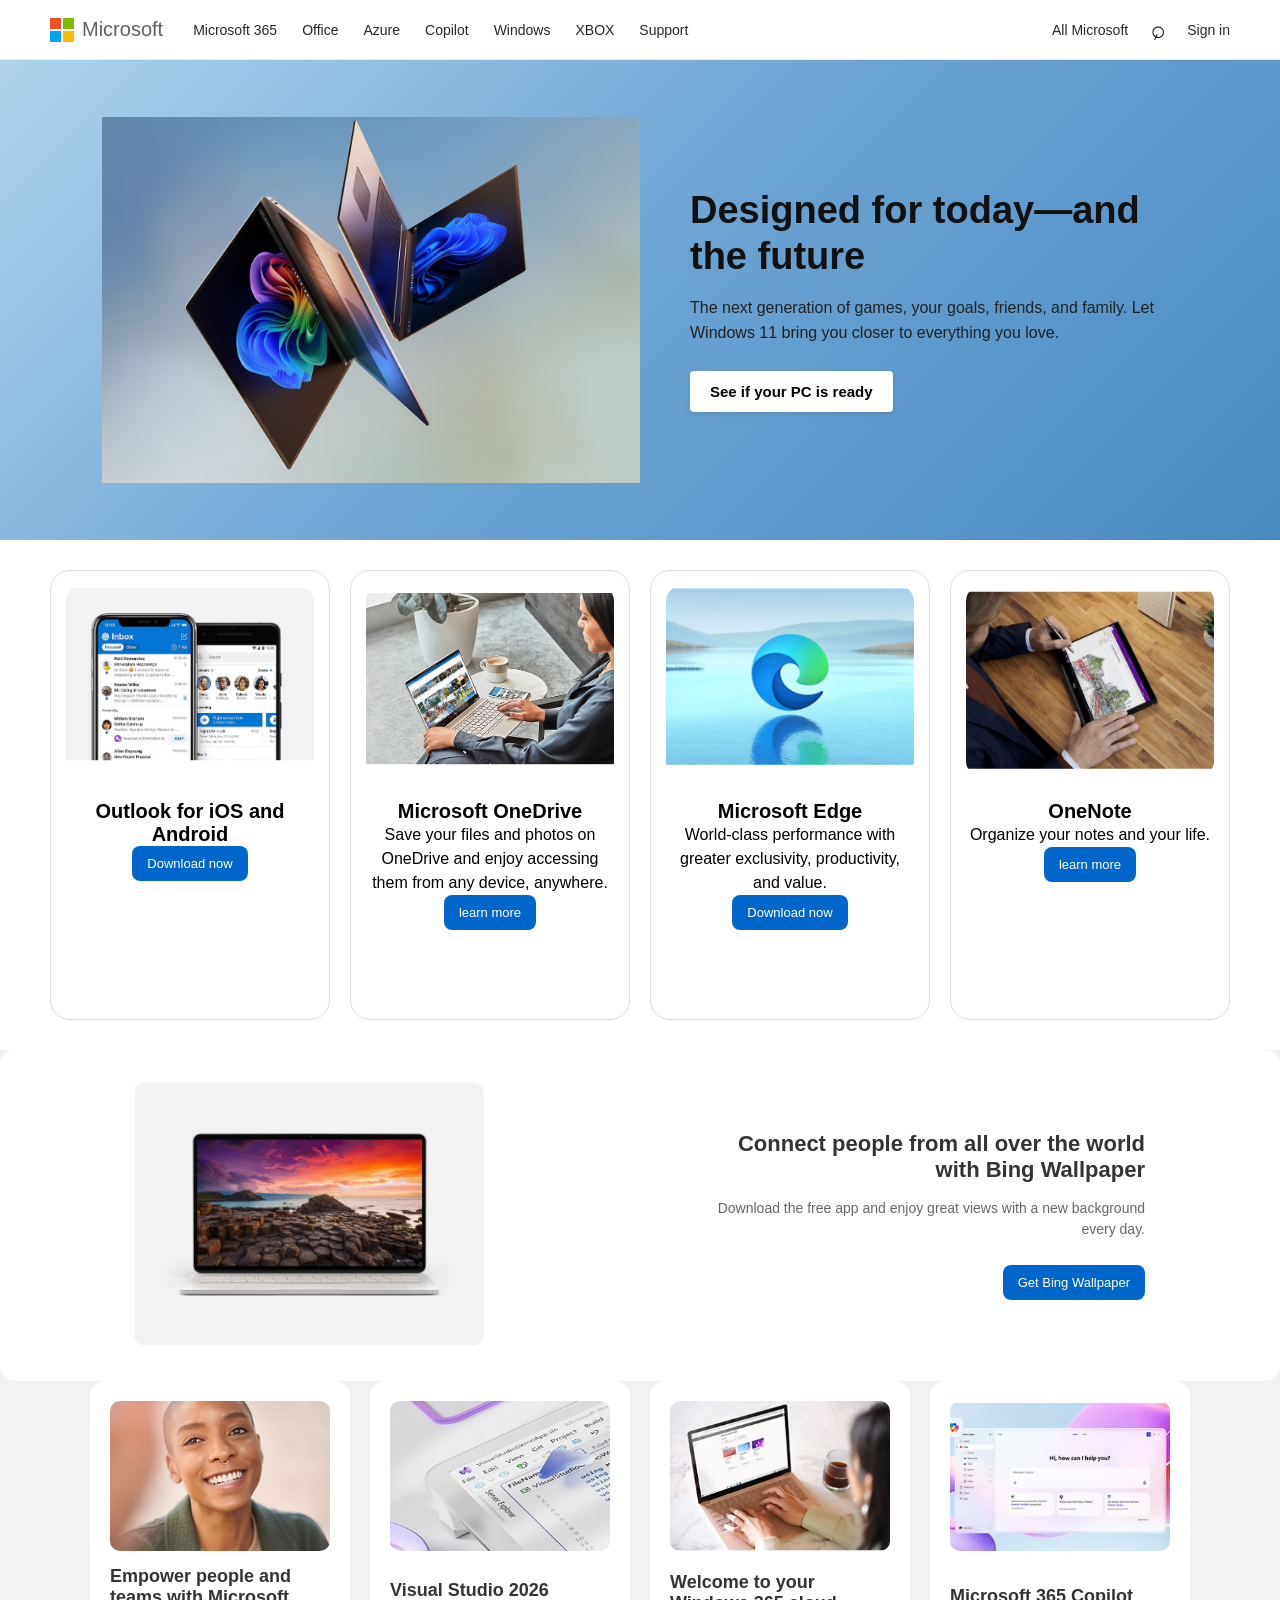
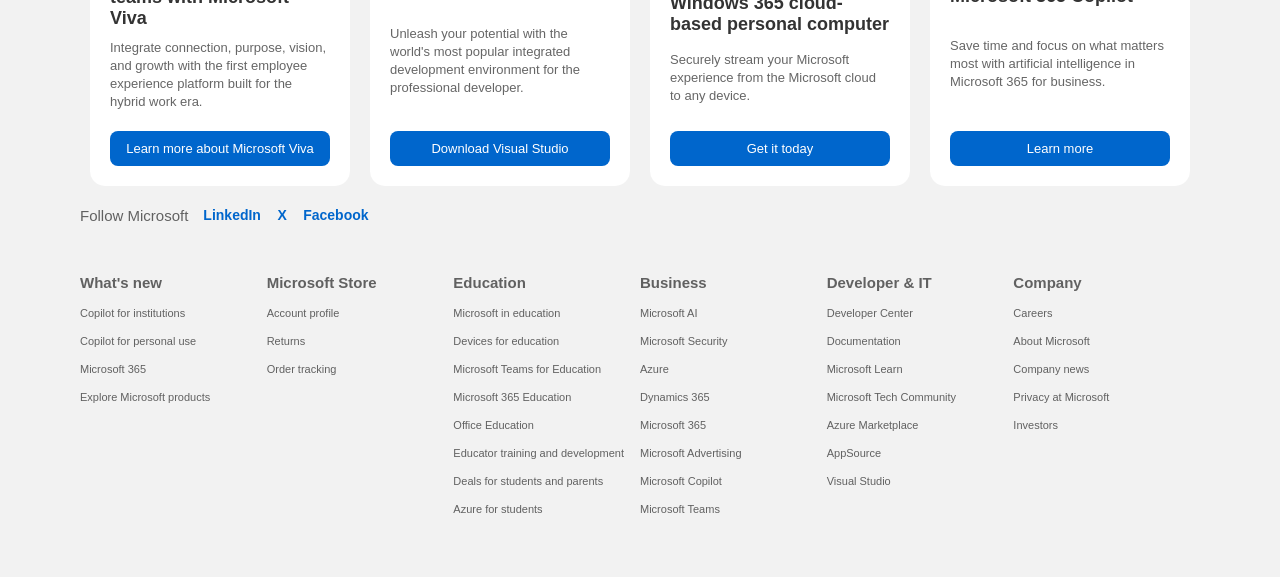
<file: index.html>
<!DOCTYPE html>
<html lang="en">
<head>
    <meta charset="UTF-8">
    <meta name="viewport" content="width=device-width, initial-scale=1.0">
    <title>basic</title>
    <link rel="stylesheet"href="style.css">
</head>
<body>
 <header class="navbar">
    <div class="microsoft-logo">
        <span class="square red"></span>
        <span class="square green"></span>
        <span class="square blue"></span>
        <span class="square yellow"></span>
    </div>

    <span class="microsoft-text">Microsoft</span>

    <nav>
        <a href="#">Microsoft 365</a>
        <a href="#">Office</a>
        <a href="#">Azure</a>
        <a href="#">Copilot</a>
        <a href="#">Windows</a>
        <a href="#">XBOX</a>
        <a href="#">Support</a>
    </nav>

    <div class="right">
        <a href="#">All Microsoft</a>
        <span class="search">⌕</span>
        <a href="#">Sign in</a>
    </div>
</header>
<div>
    <div class="hero-img">
        <img src="section-0.png" alt="Windows 11 Laptops">
    </div>
    <div class="hero-text">
        <h1>Designed for today—and the future</h1>
        <p>The next generation of games, your goals, friends, and family. Let Windows 11 bring you closer to everything you love.</p>
        <a href="#">See if your PC is ready</a>
    </div>
</div>
<div>
  <section>
    <img src="outlook.png" alt="Outlook for iOS and Android">
    <h2>Outlook for iOS and Android</h2>
    <p></p>
      <button class="btn">Download now</button> 
  </section>

  <section>
    <img src="onedrive.png" alt="Microsoft OneDrive">
    <h2>Microsoft OneDrive</h2>
    <p>Save your files and photos on OneDrive and enjoy accessing them from any device, anywhere.</p>
    <button class="btn">learn more</button>
  </section>

  <section>
    <img src="edge.png" alt="Microsoft Edge">
    <h2>Microsoft Edge</h2>
    <p>World-class performance with greater exclusivity, productivity, and value.</p>
  <button class="btn">Download now</button> 
  </section>

  <section>
    <img src="onenote.png" alt="OneNote">
    <h2>OneNote</h2>
    <p>Organize your notes and your life.</p>
    <button class="btn">learn more</button>
  </section>
</div>
<div class="container">
        
        <div class="image-box">
            <img src="laptop.png" alt="Laptop display">
        </div>
        <div class="content-box">
            <h1>Connect people from all over the world with Bing Wallpaper</h1>
            <p>Download the free app and enjoy great views with a new background every day.</p>
            <button class="btn">Get Bing Wallpaper</button>
        </div>

    </div>
</div>
<div class="cards-container">
        
        <div class="card">
            <img src="img1.png" alt="Viva">
            <h3>Empower people and teams with Microsoft Viva</h3>
            <p>Integrate connection, purpose, vision, and growth with the first employee experience platform built for the hybrid work era.</p>
            <button class="btn">Learn more about Microsoft Viva</button>
        </div>

        <div class="card">
            <img src="img2.png" alt="Visual Studio">
            <h3>Visual Studio 2026</h3>
            <p>Unleash your potential with the world's most popular integrated development environment for the professional developer.</p>
            <button class="btn">Download Visual Studio</button>
        </div>

        <div class="card">
            <img src="img3.png" alt="Windows 365">
            <h3>Welcome to your Windows 365 cloud-based personal computer</h3>
            <p>Securely stream your Microsoft experience from the Microsoft cloud to any device.</p>
            <button class="btn">Get it today</button>
        </div>

        <div class="card">
            <img src="img4.png" alt="Copilot">
            <h3>Microsoft 365 Copilot</h3>
            <p>Save time and focus on what matters most with artificial intelligence in Microsoft 365 for business.</p>
            <button class="btn">Learn more</button>
        </div>

    </div>
    <div class="social-section">
        <p>Follow Microsoft</p>
        <div class="social-icons">
            <a href="#">LinkedIn</a>
            <a href="#">X</a>
            <a href="#">Facebook</a>
        </div>
    </div>

    <footer class="footer">
        <div class="footer-column">
            <h4>What's new</h4>
            <ul>
                <li><a href="#">Copilot for institutions</a></li>
                <li><a href="#">Copilot for personal use</a></li>
                <li><a href="#">Microsoft 365</a></li>
                <li><a href="#">Explore Microsoft products</a></li>
            </ul>
        </div>

        <div class="footer-column">
            <h4>Microsoft Store</h4>
            <ul>
                <li><a href="#">Account profile</a></li>
                <li><a href="#">Returns</a></li>
                <li><a href="#">Order tracking</a></li>
            </ul>
        </div>

        <div class="footer-column">
            <h4>Education</h4>
            <ul>
                <li><a href="#">Microsoft in education</a></li>
                <li><a href="#">Devices for education</a></li>
                <li><a href="#">Microsoft Teams for Education</a></li>
                <li><a href="#">Microsoft 365 Education</a></li>
                <li><a href="#">Office Education</a></li>
                <li><a href="#">Educator training and development</a></li>
                <li><a href="#">Deals for students and parents</a></li>
                <li><a href="#">Azure for students</a></li>
            </ul>
        </div>

        <div class="footer-column">
            <h4>Business</h4>
            <ul>
                <li><a href="#">Microsoft AI</a></li>
                <li><a href="#">Microsoft Security</a></li>
                <li><a href="#">Azure</a></li>
                <li><a href="#">Dynamics 365</a></li>
                <li><a href="#">Microsoft 365</a></li>
                <li><a href="#">Microsoft Advertising</a></li>
                <li><a href="#">Microsoft Copilot</a></li>
                <li><a href="#">Microsoft Teams</a></li>
            </ul>
        </div>

        <div class="footer-column">
            <h4>Developer & IT</h4>
            <ul>
                <li><a href="#">Developer Center</a></li>
                <li><a href="#">Documentation</a></li>
                <li><a href="#">Microsoft Learn</a></li>
                <li><a href="#">Microsoft Tech Community</a></li>
                <li><a href="#">Azure Marketplace</a></li>
                <li><a href="#">AppSource</a></li>
                <li><a href="#">Visual Studio</a></li>
            </ul>
        </div>

        <div class="footer-column">
            <h4>Company</h4>
            <ul>
                <li><a href="#">Careers</a></li>
                <li><a href="#">About Microsoft</a></li>
                <li><a href="#">Company news</a></li>
                <li><a href="#">Privacy at Microsoft</a></li>
                <li><a href="#">Investors</a></li>
            </ul>
        </div>
    </footer>
</body>
</html>
</file>
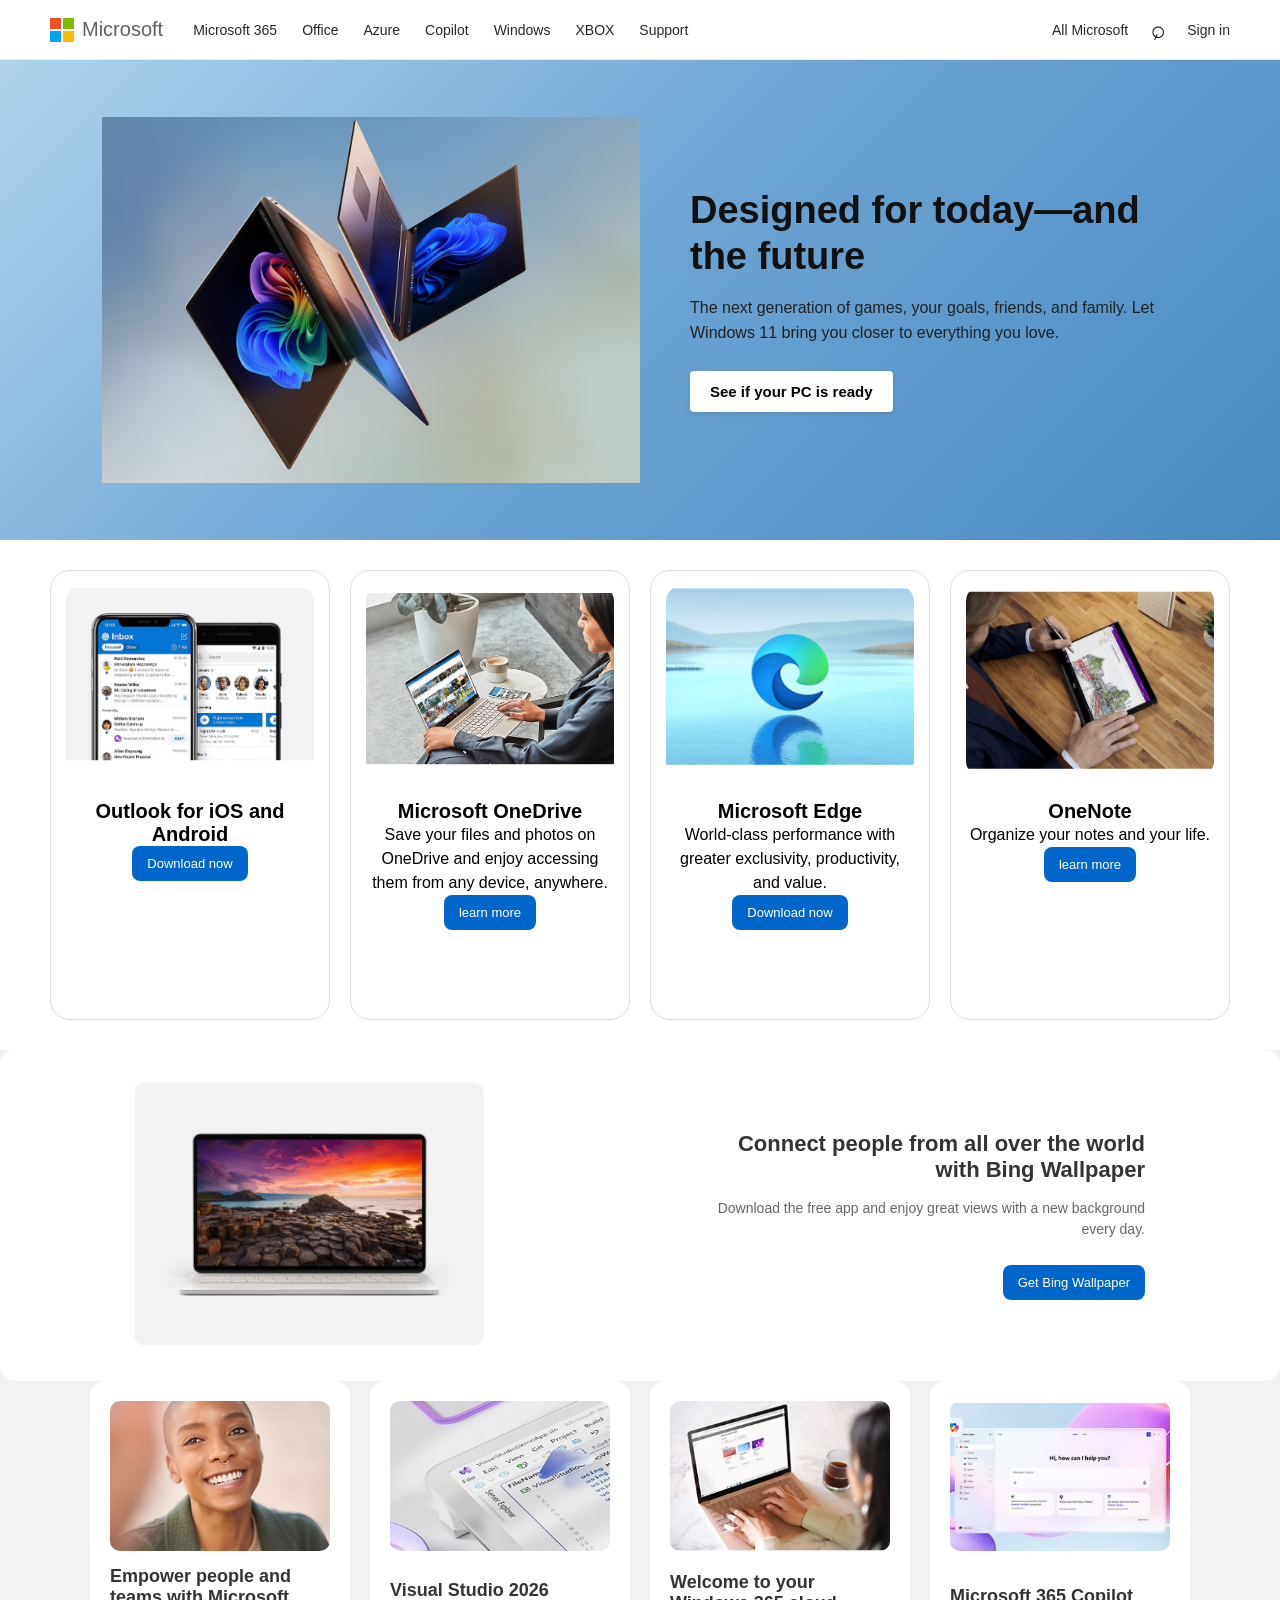
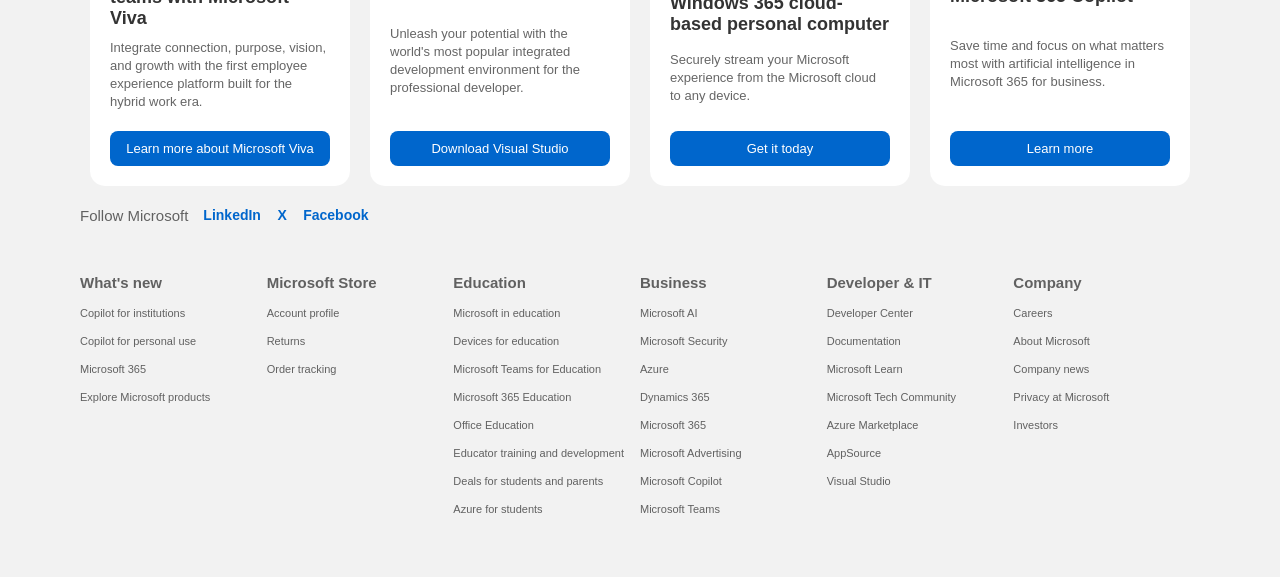
<file: basic.html>
<!DOCTYPE html>
<html lang="en">
<head>
    <meta charset="UTF-8">
    <meta name="viewport" content="width=device-width, initial-scale=1.0">
    <title>basic</title>
    <link rel="stylesheet"href="style.css">
</head>
<body>
 <header class="navbar">
    <div class="microsoft-logo">
        <span class="square red"></span>
        <span class="square green"></span>
        <span class="square blue"></span>
        <span class="square yellow"></span>
    </div>

    <span class="microsoft-text">Microsoft</span>

    <nav>
        <a href="#">Microsoft 365</a>
        <a href="#">Office</a>
        <a href="#">Azure</a>
        <a href="#">Copilot</a>
        <a href="#">Windows</a>
        <a href="#">XBOX</a>
        <a href="#">Support</a>
    </nav>

    <div class="right">
        <a href="#">All Microsoft</a>
        <span class="search">⌕</span>
        <a href="#">Sign in</a>
    </div>
</header>
<div>
    <div class="hero-img">
        <img src="section-0.png" alt="Windows 11 Laptops">
    </div>
    <div class="hero-text">
        <h1>Designed for today—and the future</h1>
        <p>The next generation of games, your goals, friends, and family. Let Windows 11 bring you closer to everything you love.</p>
        <a href="#">See if your PC is ready</a>
    </div>
</div>
<div>
  <section>
    <img src="outlook.png" alt="Outlook for iOS and Android">
    <h2>Outlook for iOS and Android</h2>
    <p></p>
      <button class="btn">Download now</button> 
  </section>

  <section>
    <img src="onedrive.png" alt="Microsoft OneDrive">
    <h2>Microsoft OneDrive</h2>
    <p>Save your files and photos on OneDrive and enjoy accessing them from any device, anywhere.</p>
    <button class="btn">learn more</button>
  </section>

  <section>
    <img src="edge.png" alt="Microsoft Edge">
    <h2>Microsoft Edge</h2>
    <p>World-class performance with greater exclusivity, productivity, and value.</p>
  <button class="btn">Download now</button> 
  </section>

  <section>
    <img src="onenote.png" alt="OneNote">
    <h2>OneNote</h2>
    <p>Organize your notes and your life.</p>
    <button class="btn">learn more</button>
  </section>
</div>
<div class="container">
        
        <div class="image-box">
            <img src="laptop.png" alt="Laptop display">
        </div>
        <div class="content-box">
            <h1>Connect people from all over the world with Bing Wallpaper</h1>
            <p>Download the free app and enjoy great views with a new background every day.</p>
            <button class="btn">Get Bing Wallpaper</button>
        </div>

    </div>
</div>
<div class="cards-container">
        
        <div class="card">
            <img src="img1.png" alt="Viva">
            <h3>Empower people and teams with Microsoft Viva</h3>
            <p>Integrate connection, purpose, vision, and growth with the first employee experience platform built for the hybrid work era.</p>
            <button class="btn">Learn more about Microsoft Viva</button>
        </div>

        <div class="card">
            <img src="img2.png" alt="Visual Studio">
            <h3>Visual Studio 2026</h3>
            <p>Unleash your potential with the world's most popular integrated development environment for the professional developer.</p>
            <button class="btn">Download Visual Studio</button>
        </div>

        <div class="card">
            <img src="img3.png" alt="Windows 365">
            <h3>Welcome to your Windows 365 cloud-based personal computer</h3>
            <p>Securely stream your Microsoft experience from the Microsoft cloud to any device.</p>
            <button class="btn">Get it today</button>
        </div>

        <div class="card">
            <img src="img4.png" alt="Copilot">
            <h3>Microsoft 365 Copilot</h3>
            <p>Save time and focus on what matters most with artificial intelligence in Microsoft 365 for business.</p>
            <button class="btn">Learn more</button>
        </div>

    </div>
    <div class="social-section">
        <p>Follow Microsoft</p>
        <div class="social-icons">
            <a href="#">LinkedIn</a>
            <a href="#">X</a>
            <a href="#">Facebook</a>
        </div>
    </div>

    <footer class="footer">
        <div class="footer-column">
            <h4>What's new</h4>
            <ul>
                <li><a href="#">Copilot for institutions</a></li>
                <li><a href="#">Copilot for personal use</a></li>
                <li><a href="#">Microsoft 365</a></li>
                <li><a href="#">Explore Microsoft products</a></li>
            </ul>
        </div>

        <div class="footer-column">
            <h4>Microsoft Store</h4>
            <ul>
                <li><a href="#">Account profile</a></li>
                <li><a href="#">Returns</a></li>
                <li><a href="#">Order tracking</a></li>
            </ul>
        </div>

        <div class="footer-column">
            <h4>Education</h4>
            <ul>
                <li><a href="#">Microsoft in education</a></li>
                <li><a href="#">Devices for education</a></li>
                <li><a href="#">Microsoft Teams for Education</a></li>
                <li><a href="#">Microsoft 365 Education</a></li>
                <li><a href="#">Office Education</a></li>
                <li><a href="#">Educator training and development</a></li>
                <li><a href="#">Deals for students and parents</a></li>
                <li><a href="#">Azure for students</a></li>
            </ul>
        </div>

        <div class="footer-column">
            <h4>Business</h4>
            <ul>
                <li><a href="#">Microsoft AI</a></li>
                <li><a href="#">Microsoft Security</a></li>
                <li><a href="#">Azure</a></li>
                <li><a href="#">Dynamics 365</a></li>
                <li><a href="#">Microsoft 365</a></li>
                <li><a href="#">Microsoft Advertising</a></li>
                <li><a href="#">Microsoft Copilot</a></li>
                <li><a href="#">Microsoft Teams</a></li>
            </ul>
        </div>

        <div class="footer-column">
            <h4>Developer & IT</h4>
            <ul>
                <li><a href="#">Developer Center</a></li>
                <li><a href="#">Documentation</a></li>
                <li><a href="#">Microsoft Learn</a></li>
                <li><a href="#">Microsoft Tech Community</a></li>
                <li><a href="#">Azure Marketplace</a></li>
                <li><a href="#">AppSource</a></li>
                <li><a href="#">Visual Studio</a></li>
            </ul>
        </div>

        <div class="footer-column">
            <h4>Company</h4>
            <ul>
                <li><a href="#">Careers</a></li>
                <li><a href="#">About Microsoft</a></li>
                <li><a href="#">Company news</a></li>
                <li><a href="#">Privacy at Microsoft</a></li>
                <li><a href="#">Investors</a></li>
            </ul>
        </div>
    </footer>
</body>
</html>
</file>
<file: style.css>
* {
    margin: 0;
    padding: 0;
    box-sizing: border-box;
}

.navbar {
    height: 60px;
    width: 100%;
    display: flex;
    align-items: center;
    padding: 0 50px;
    background-color: white;
    font-family: Arial, sans-serif;
    border-bottom: 1px solid #eee;
}
.microsoft-logo {
    width: 24px;
    height: 24px;
    display: grid;
    grid-template-columns: 1fr 1fr;
    gap: 2px;
}

.square {
    width: 11px;
    height: 11px;
}

.red {
    background-color: #f25022;
}

.green {
    background-color: #7fba00;
}

.blue {
    background-color: #00a4ef;
}

.yellow {
    background-color: #ffb900;
}

.microsoft-text {
    font-size: 20px;
    color: #5f5f5f;
    margin-left: 8px;
    margin-right: 30px;
}

nav {
    display: flex;
    align-items: center;
    gap: 25px;
}

nav a,
.right a {
    text-decoration: none;
    color: #262626;
    font-size: 14px;
    white-space: nowrap;
}

nav a:hover,
.right-menu a:hover {
    text-decoration: underline;
}

.right {
    margin-left: auto;
    display: flex;
    align-items: center;
    gap: 22px;
}

.search {
    font-size: 25px;
    cursor: pointer;
    transform: rotate(-20deg);
}
body {
    background-color: white;
    margin: 0;
    direction: ltr;
    font-family: 'Segoe UI', Tahoma, Geneva, Verdana, sans-serif;
}

body > div:first-of-type {
    background: linear-gradient(135deg, #aed2ed 0%, #6ba3d2 50%, #4a8ac2 100%);
    width: 100%;
    min-height: 480px;
    padding: 40px 8%;
    margin-top: 0;
    box-sizing: border-box;
    display: flex;
    align-items: center;
    justify-content: space-between;
}

body > div:first-of-type .hero-text {
    flex: 1;
    max-width: 50%;
    padding-left: 50px;
}

body > div:first-of-type h1 {
    color: #111;
    font-size: 38px;
    font-weight: bold;
    margin-top: 0;
    margin-bottom: 15px;
    line-height: 1.2;
}

body > div:first-of-type p {
    color: #222;
    font-size: 16px;
    line-height: 1.6;
    margin-bottom: 25px;
}

body > div:first-of-type a {
    background-color: #ffffff;
    color: #000000;
    padding: 12px 20px;
    display: inline-block;
    text-decoration: none;
    font-weight: 600;
    font-size: 15px;
    border-radius: 4px;
    box-shadow: 0 2px 5px rgba(0,0,0,0.1);
}

body > div:first-of-type a:hover {
    background-color: #f0f0f0;
}

body > div:first-of-type .hero-img {
    flex: 1;
    display: flex;
    justify-content: center;
    align-items: center;
}

body > div:first-of-type .hero-img img {
    max-width: 100%;
    height: auto;
    object-fit: contain;
}
body > div:nth-of-type(2) {
    background-color: white;
    display: flex;
    flex-direction: row;
    gap: 20px;
    padding: 30px;
    justify-content: center;
}

body > div:nth-of-type(2) > section {
    width: 280px;
    height: 450px;
    background-color: white;
    border: 1px solid #ddd;
    border-radius: 20px;
    text-align: center;
    padding: 15px;
    box-sizing: border-box;
}

body > div:nth-of-type(2) > section img {
    width: 100%;
    height: 190px;
    object-fit: cover;
    border-radius: 15px;
}

body > div:nth-of-type(2) > section h2 {
    font-size: 20px;
    margin-top: 20px;
}

body > div:nth-of-type(2) > section p {
    font-size: 16px;
    line-height: 1.5;
}

٧body > div:nth-of-type(3) {
    width: 100%;
    min-height: 400px;
    padding: 60px 8%;
    margin-top: 30px;
    box-sizing: border-box;
    border: 1px solid #ddd;
    border-radius: 20px;
    background-color: #f2f2f2;
    
    
    display: flex;
    align-items: center;
    justify-content: space-between;
    gap: 40px;
    
    
    background-image: none; 
}


body {
    background-color: #f5f5f5;
    font-family: Arial, sans-serif;
    margin: 50px;
}

.container {
    background-color: #ffffff;
    padding: 30px;
    border-radius: 15px;
    display: flex;
    align-items: center;
    justify-content: space-around;
}

.image-box img {
    width: 350px;
    height: auto;
}

.content-box {
    max-width: 450px;
    text-align: right;
}

.content-box h1 {
    font-size: 22px;
    color: #333333;
    margin-bottom: 15px;
}

.content-box p {
    font-size: 14px;
    color: #666666;
    margin-bottom: 25px;
    line-height: 1.5;
}

.btn {
    background-color: #0066cc;
    color: white;
    padding: 10px 20px;
    border: none;
    border-radius: 8px;
    font-size: 14px;
    cursor: pointer;
}

.btn:hover {
    background-color: #004b99;
}
body {
    background-color: #f5f5f5;
    font-family: Arial, sans-serif;
    margin: 30px;
}

.cards-container {
    display: flex;
    gap: 20px;
    justify-content: center;
    flex-wrap: wrap;
}

.card {
    background-color: #ffffff;
    width: 260px;
    padding: 20px;
    border-radius: 15px;
    display: flex;
    flex-direction: column;
    justify-content: space-between;
}

.card img {
    width: 100%;
    height: 150px;
    object-fit: cover;
    border-radius: 10px;
}

.card h3 {
    font-size: 18px;
    color: #333333;
    margin: 15px 0 10px 0;
}

.card p {
    font-size: 13px;
    color: #666666;
    margin-bottom: 20px;
    line-height: 1.4;
}

.btn {
    background-color: #0066cc;
    color: white;
    padding: 10px 15px;
    border: none;
    border-radius: 8px;
    font-size: 13px;
    cursor: pointer;
    text-align: center;
}

.btn:hover {
    background-color: #004b99;
}
body {
    margin: 0;
    font-family: Arial, sans-serif;
    background-color: #f2f2f2;
}

.social-section {
    display: flex;
    align-items: center;
    padding: 20px 80px;
    background-color: #f2f2f2;
}

.social-section p {
    margin-right: 15px;
    color: #616161;
    font-size: 15px;
}

.social-icons a {
    margin-right: 12px;
    text-decoration: none;
    color: #0066cc;
    font-weight: bold;
    font-size: 14px;
}

.footer {
    display: flex;
    justify-content: space-between;
    padding: 30px 80px;
    background-color: #f2f2f2;
    flex-wrap: wrap;
}

.footer-column {
    flex: 1;
    min-width: 150px;
    margin-bottom: 20px;
}

.footer-column h4 {
    color: #616161;
    font-size: 15px;
    margin-bottom: 12px;
}

.footer-column ul {
    list-style: none;
    padding: 0;
    margin: 0;
}

.footer-column li {
    margin-bottom: 10px;
}

.footer-column a {
    color: #616161;
    text-decoration: none;
    font-size: 11px;
}

.footer-column a:hover {
    text-decoration: underline;
}
</file>
